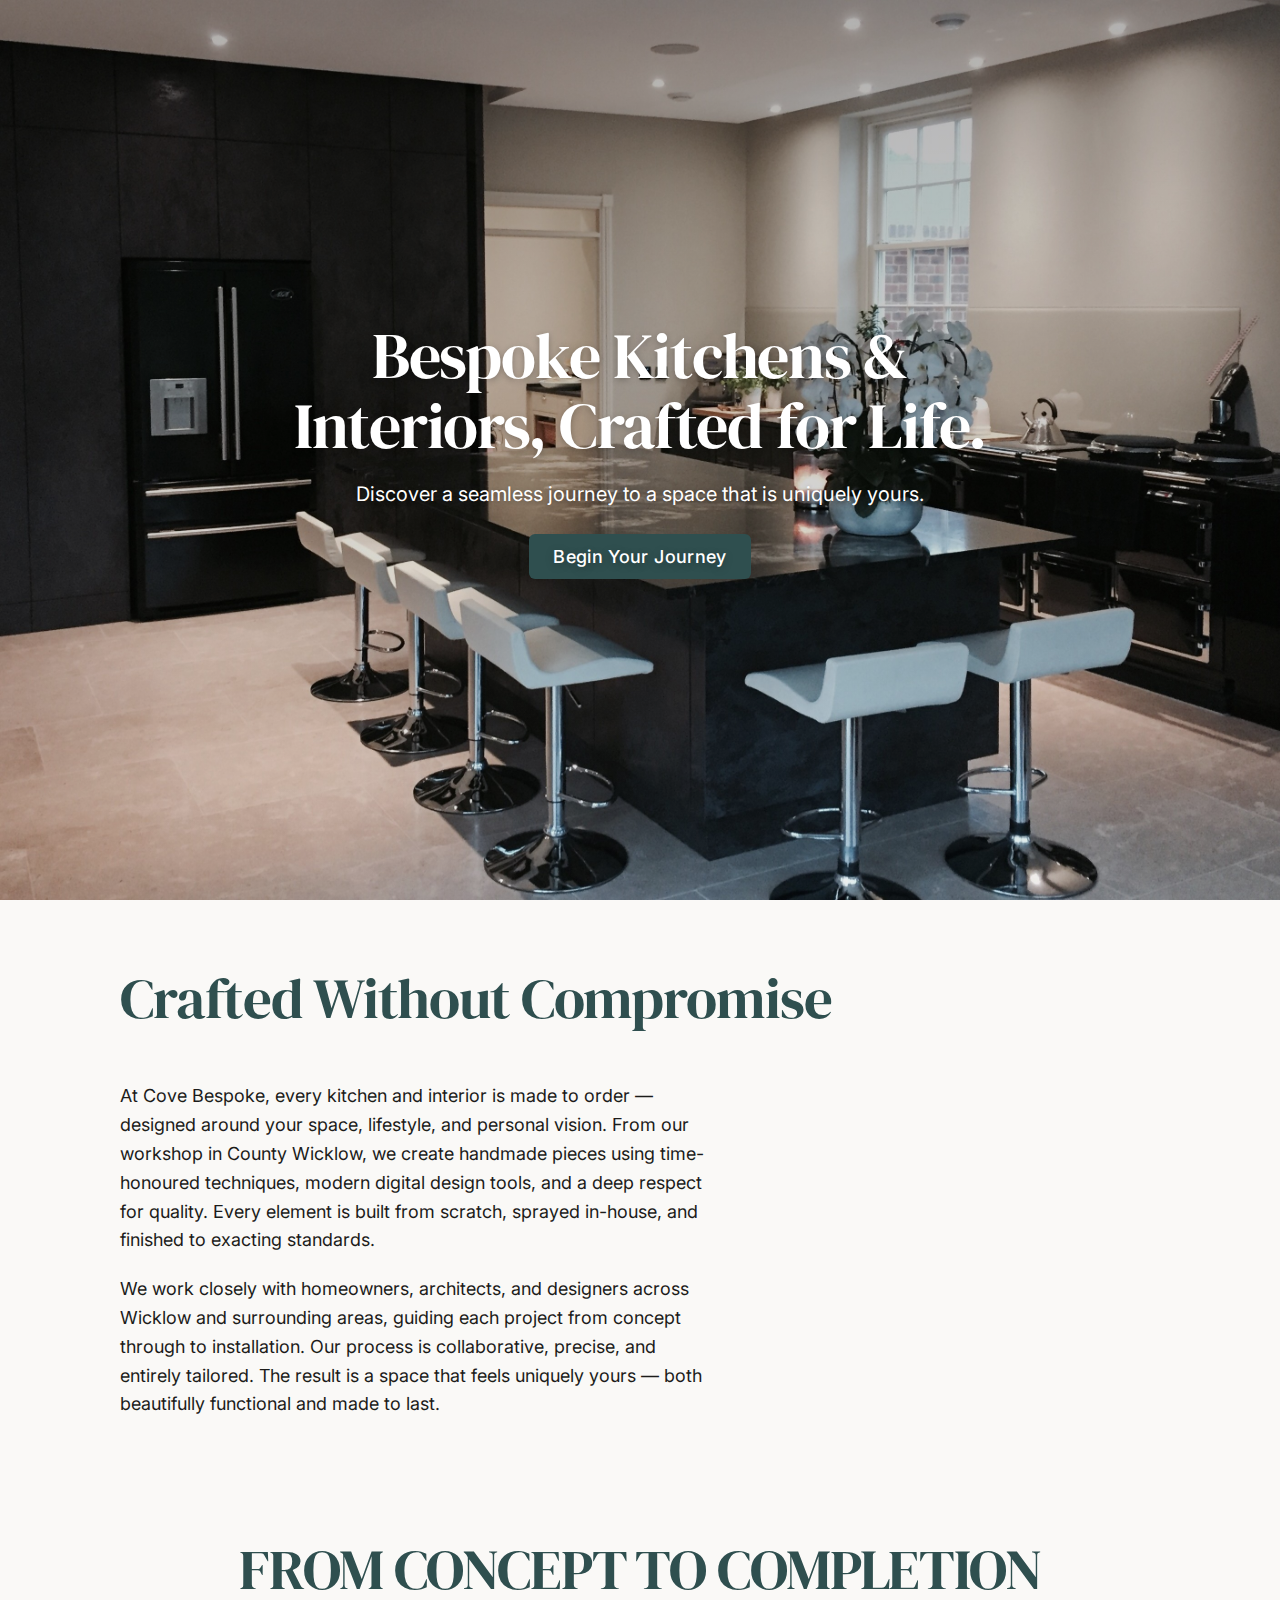
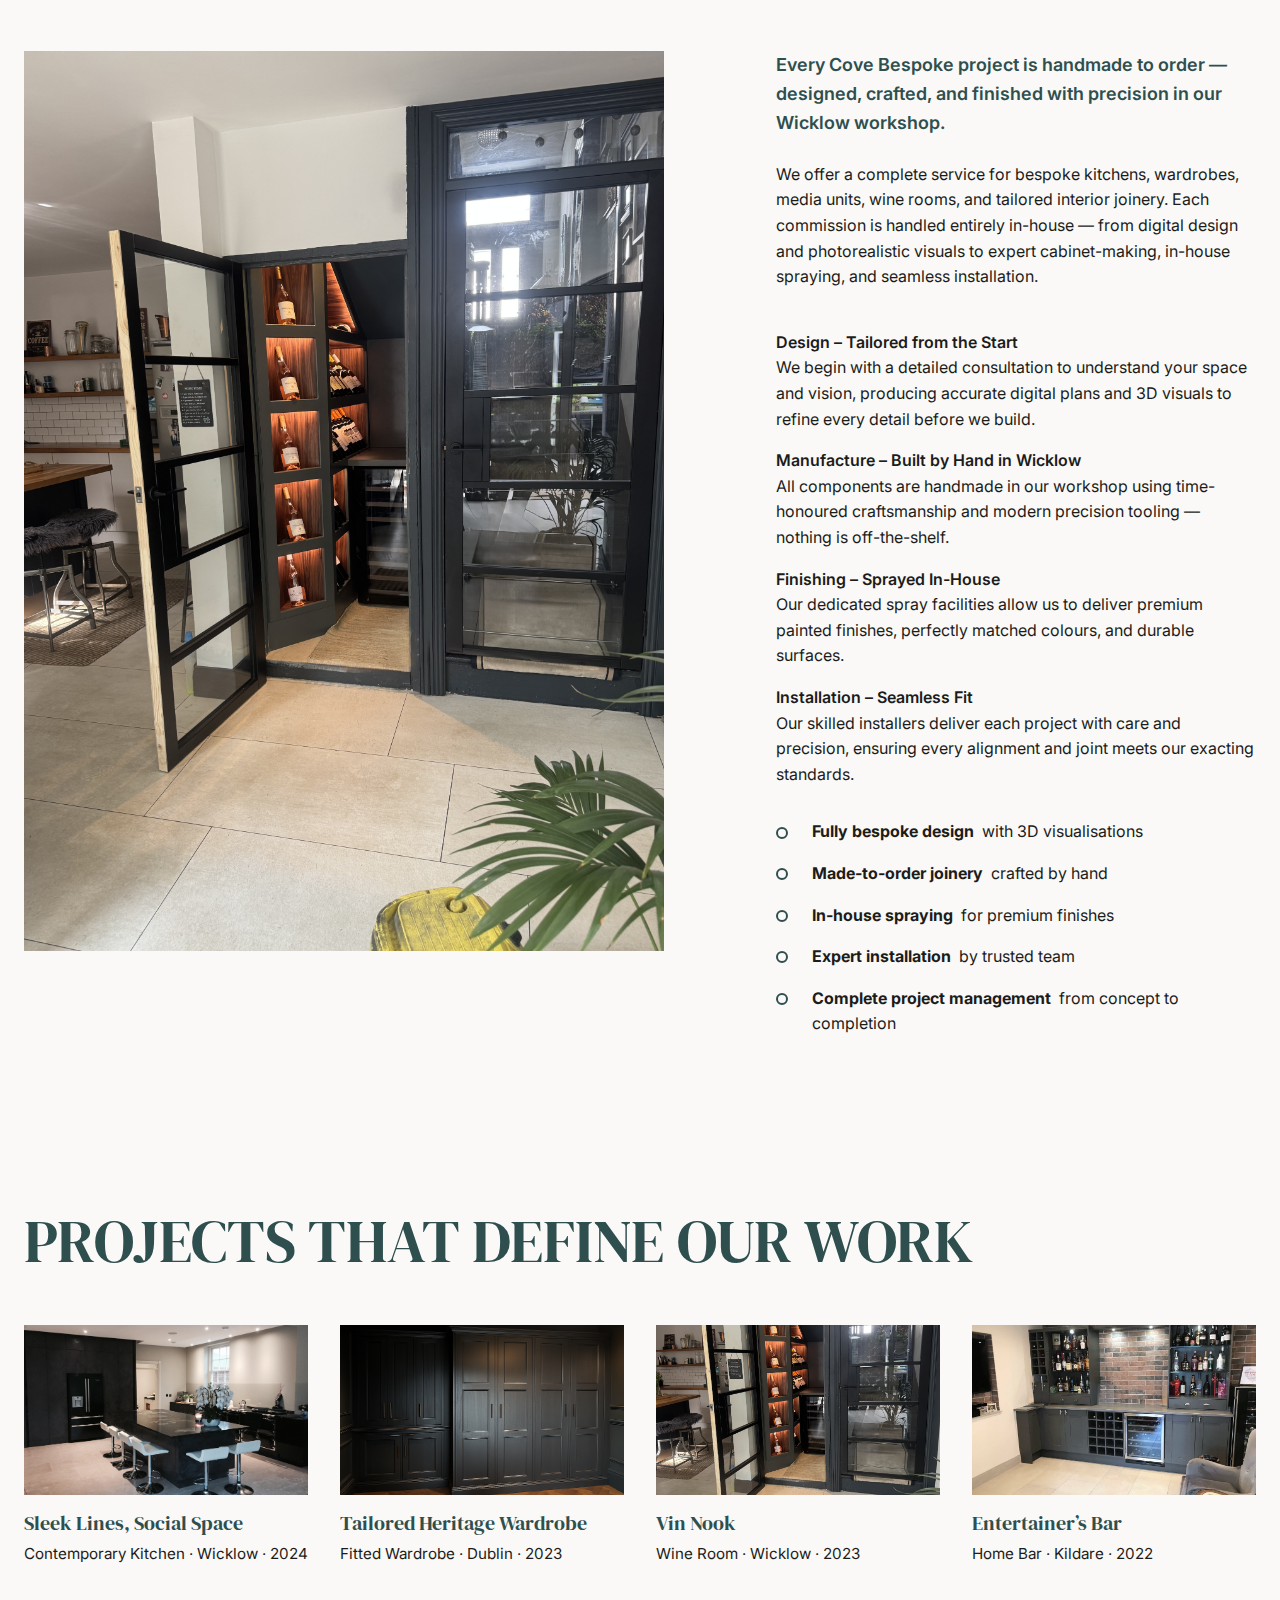
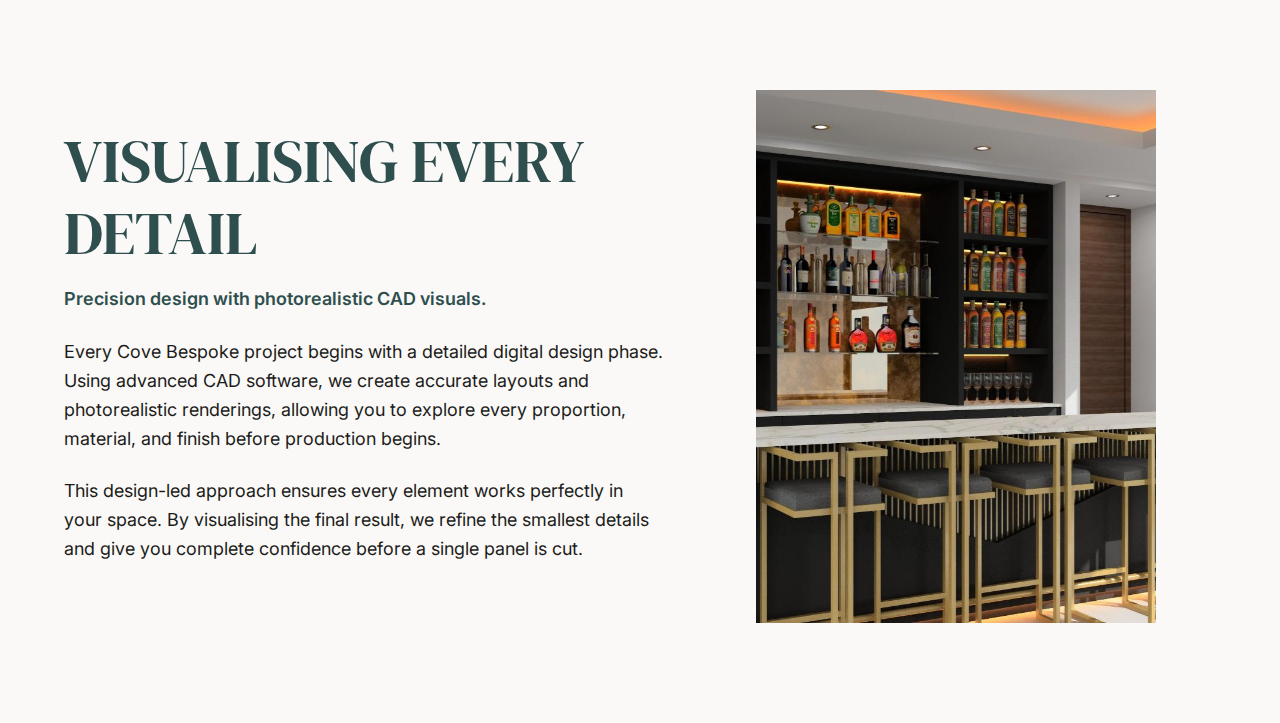
<file: index.html>
<!DOCTYPE html>
<html lang="en">
<head>
  <meta charset="utf-8">
  <meta name="viewport" content="width=device-width, initial-scale=1">
  <title>Cove Bespoke</title>
  <link rel="stylesheet" href="style/variables.css">
  <link rel="stylesheet" href="style/base.css">
  <link rel="stylesheet" href="style/layout.css">
  <link rel="stylesheet" href="style/sections.css">
  <link rel="stylesheet" href="style/components.css">
  <link rel="stylesheet" href="style/buttons.css">
  <link rel="stylesheet" href="style/forms.css">
  <link rel="stylesheet" href="style/animations.css">
  <link rel="stylesheet" href="sections/hero/style.css">
  <link rel="stylesheet" href="sections/intro-banner/style.css">
  <link rel="stylesheet" href="sections/media-left/style.css">
</head>
<body>
  <div id="header-placeholder"></div>
  <section class="hero-section">
    <img class="hero-bg" src="images/hero/kitchen.JPG" alt="" />
    <div class="hero-content">
      <h1>Bespoke Kitchens & Interiors, Crafted for Life.</h1>
      <p>Discover a seamless journey to a space that is uniquely yours.</p>
      <a href="/contact.html" class="btn btn--primary">Begin Your Journey</a>
    </div>
  </section>
  <section class="intro-banner">
    <div class="intro-banner__content">
      <h1>Crafted Without Compromise</h1>
      <div class="intro-banner__text-block">
        <p>At Cove Bespoke, every kitchen and interior is made to order — designed around your space, lifestyle, and personal vision. From our workshop in County Wicklow, we create handmade pieces using time-honoured techniques, modern digital design tools, and a deep respect for quality. Every element is built from scratch, sprayed in-house, and finished to exacting standards.</p>
        <p>We work closely with homeowners, architects, and designers across Wicklow and surrounding areas, guiding each project from concept through to installation. Our process is collaborative, precise, and entirely tailored. The result is a space that feels uniquely yours — both beautifully functional and made to last.</p>
      </div>
    </div>
  </section>
  <!-- Concept to Completion Section -->
  <section id="media-left" class="section media-left" aria-labelledby="media-left-heading">
    <h1 id="media-left-heading" class="media-left__heading ">From Concept to Completion</h1>
    <div class="media-left__wrapper">
      <figure class="media-left__image ">
        <img src="images/hero/wine-rack.jpg" alt="Bespoke joinery project" />
      </figure>
      <div class="media-left__content ">
        <p class="subheading ">Every Cove Bespoke project is handmade to order — designed, crafted, and finished with precision in our Wicklow workshop.</p>
        <p class="intro">
          We offer a complete service for bespoke kitchens, wardrobes, media units, wine rooms, and tailored interior joinery. Each commission is handled entirely in-house — from digital design and photorealistic visuals to expert cabinet-making, in-house spraying, and seamless installation.
        </p>

        <ul class="steps ">
          <li><strong>Design – Tailored from the Start</strong><br>We begin with a detailed consultation to understand your space and vision, producing accurate digital plans and 3D visuals to refine every detail before we build.</li>
          <li><strong>Manufacture – Built by Hand in Wicklow</strong><br>All components are handmade in our workshop using time-honoured craftsmanship and modern precision tooling — nothing is off-the-shelf.</li>
          <li><strong>Finishing – Sprayed In-House</strong><br>Our dedicated spray facilities allow us to deliver premium painted finishes, perfectly matched colours, and durable surfaces.</li>
          <li><strong>Installation – Seamless Fit</strong><br>Our skilled installers deliver each project with care and precision, ensuring every alignment and joint meets our exacting standards.</li>
        </ul>

        <ul class="media-left__list ">
          <li><span>Fully bespoke design</span> with 3D visualisations</li>
          <li><span>Made-to-order joinery</span> crafted by hand</li>
          <li><span>In-house spraying</span> for premium finishes</li>
          <li><span>Expert installation</span> by trusted team</li>
          <li><span>Complete project management</span> from concept to completion</li>
        </ul>
      </div>
    </div>
  </section>


  <!-- Projects Section -->
  <link rel="stylesheet" href="sections/media-scroller/style.css">

  <section class="media-scroller media-scroller--left" aria-labelledby="media-scroller-heading">
    <h2 id="media-scroller-heading" class="scroller-heading ">
      Projects That Define Our Work
    </h2>
      <div class="scroller-track ">
        <div class="scroller-item">
          <img src="images/hero/kitchen.JPG" alt="Contemporary Kitchen in Wicklow">
          <h3>Sleek Lines, Social Space</h3>
          <p>Contemporary Kitchen &middot; Wicklow &middot; 2024</p>
        </div>
        <div class="scroller-item">
          <img src="images/hero/wardrobe.png" alt="Bespoke Wardrobe in Black Oak">
          <h3>Tailored Heritage Wardrobe</h3>
          <p>Fitted Wardrobe &middot; Dublin &middot; 2023</p>
        </div>
        <div class="scroller-item">
          <img src="images/hero/wine-rack.jpg" alt="Custom Wine Room with Display Lighting">
          <h3>Vin Nook</h3>
          <p>Wine Room &middot; Wicklow &middot; 2023</p>
        </div>
        <div class="scroller-item">
          <img src="images/hero/bar.jpg" alt="Custom Home Bar in Painted Finish">
          <h3>Entertainer’s Bar</h3>
          <p>Home Bar &middot; Kildare &middot; 2022</p>
        </div>
      </div>
  </section>


  <!-- CAD Design Section -->
  <link rel="stylesheet" href="sections/media-right/style.css">

  <section class="media-right" aria-labelledby="media-right-heading">
    <div class="media-right__wrapper">
      <div class="media-right__content">
        <h2 id="media-right-heading" class="media-right__heading">
          Visualising Every Detail
        </h2>
        <p class="subheading">Precision design with photorealistic CAD visuals.</p>
        <p class="intro">
          Every Cove Bespoke project begins with a detailed digital design phase.
          Using advanced CAD software, we create accurate layouts and photorealistic
          renderings, allowing you to explore every proportion, material, and finish before production begins.
        </p>
        <p class="intro">
          This design-led approach ensures every element works perfectly in your space.
          By visualising the final result, we refine the smallest details and give you complete confidence before a single panel is cut.
        </p>
      </div>

      <figure class="media-right__image">
        <img src="images/CAD_Visual.jpg" alt="Cove Bespoke CAD design visual of a custom kitchen">
      </figure>
    </div>
  </section>




  <div id="footer-placeholder"></div>
  <script>
    function loadPartial(url, placeholderId) {
      fetch(url)
        .then(res => res.text())
        .then(html => {
          const parser = new DOMParser();
          const doc = parser.parseFromString(html, 'text/html');
          const fragment = document.createDocumentFragment();
          doc.body.childNodes.forEach(node => fragment.appendChild(node.cloneNode(true)));
          const placeholder = document.getElementById(placeholderId);
          placeholder.replaceWith(fragment);

          // Include any stylesheets from the partial's <head>
          doc.head
            .querySelectorAll('link[rel="stylesheet"], style')
            .forEach(el => {
              const clone = el.cloneNode(true);
              if (el.tagName.toLowerCase() === 'link') {
                const exists = Array.from(document.head.querySelectorAll('link'))
                  .some(l => l.href === clone.href);
                if (!exists) document.head.appendChild(clone);
              } else {
                document.head.appendChild(clone);
              }
            });

          // Re-execute any inline or external scripts
          doc.querySelectorAll('script').forEach(src => {
            const s = document.createElement('script');
            if (src.src) { s.src = src.src; } else { s.textContent = src.textContent; }
            document.body.appendChild(s);
          });
        })
        .catch(err => console.error('Failed to load', url, err));
    }
    loadPartial('header/header.html', 'header-placeholder');
    loadPartial('footer/footer.html', 'footer-placeholder');
  </script>
</body>
</html>
</file>
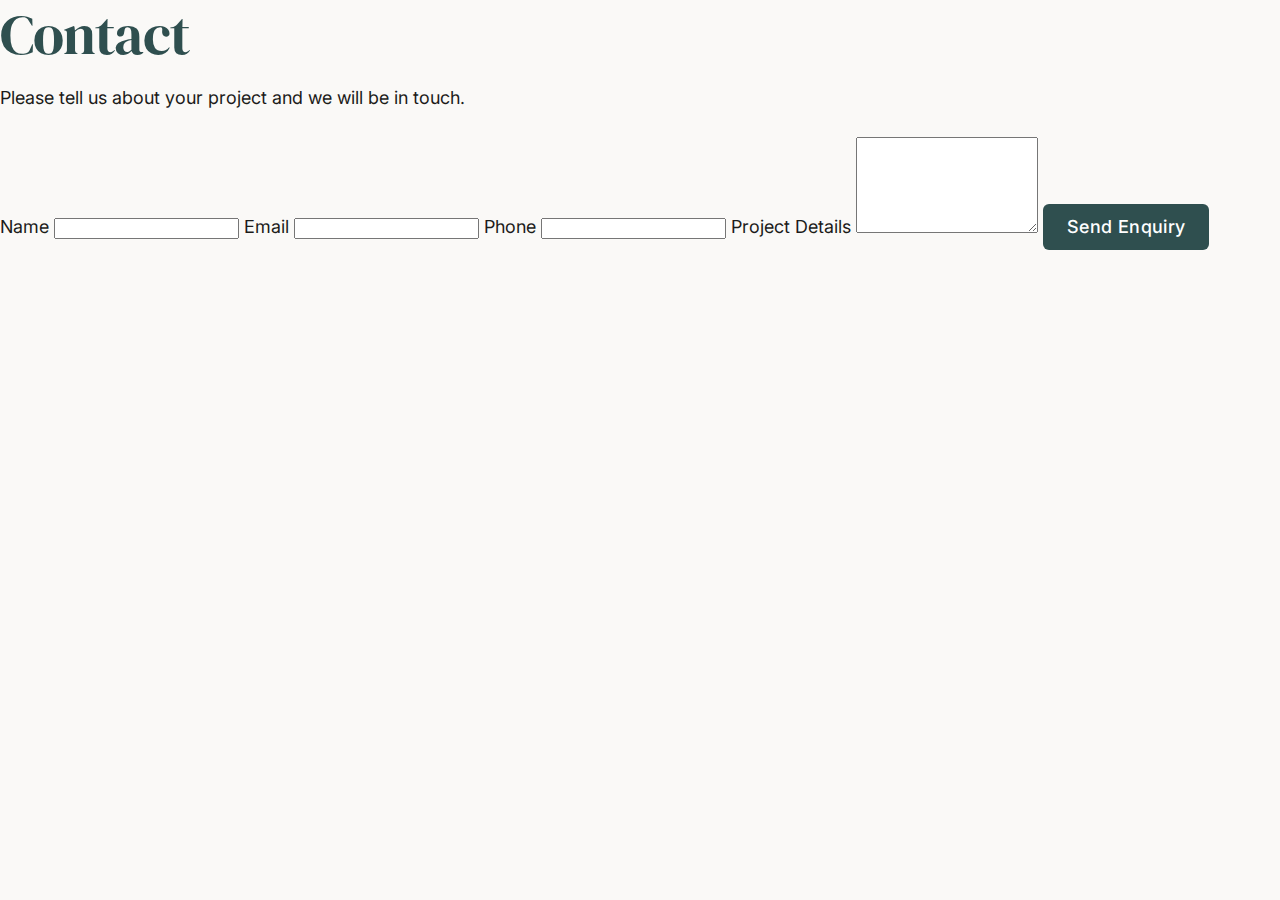
<file: contact.html>
<!DOCTYPE html>
<html lang="en">
<head>
  <meta charset="utf-8">
  <meta name="viewport" content="width=device-width, initial-scale=1">
  <title>Contact – Cove Bespoke</title>
  <link rel="stylesheet" href="style/variables.css">
  <link rel="stylesheet" href="style/base.css">
  <link rel="stylesheet" href="style/layout.css">
  <link rel="stylesheet" href="style/components.css">
  <link rel="stylesheet" href="style/buttons.css">
  <link rel="stylesheet" href="style/forms.css">
</head>
<body>
  <div id="header-placeholder"></div>

  <section class="contact-form">
    <h1>Contact</h1>
    <p>Please tell us about your project and we will be in touch.</p>
    <form>
      <label>Name
        <input type="text" name="name" required>
      </label>
      <label>Email
        <input type="email" name="email" required>
      </label>
      <label>Phone
        <input type="tel" name="phone">
      </label>
      <label>Project Details
        <textarea name="details" rows="6" required></textarea>
      </label>
      <button type="submit" class="btn btn--primary">Send Enquiry</button>
    </form>
  </section>

  <div id="footer-placeholder"></div>

  <script>
    function loadPartial(url, placeholderId) {
      fetch(url)
        .then(res => res.text())
        .then(html => {
          const parser = new DOMParser();
          const doc = parser.parseFromString(html, 'text/html');
          const fragment = document.createDocumentFragment();
          doc.body.childNodes.forEach(node => fragment.appendChild(node.cloneNode(true)));
          const placeholder = document.getElementById(placeholderId);
          placeholder.replaceWith(fragment);

          doc.head
            .querySelectorAll('link[rel="stylesheet"], style')
            .forEach(el => {
              const clone = el.cloneNode(true);
              if (el.tagName.toLowerCase() === 'link') {
                const exists = Array.from(document.head.querySelectorAll('link'))
                  .some(l => l.href === clone.href);
                if (!exists) document.head.appendChild(clone);
              } else {
                document.head.appendChild(clone);
              }
            });

          doc.querySelectorAll('script').forEach(src => {
            const s = document.createElement('script');
            if (src.src) { s.src = src.src; } else { s.textContent = src.textContent; }
            document.body.appendChild(s);
          });
        })
        .catch(err => console.error('Failed to load', url, err));
    }
    loadPartial('header/header.html', 'header-placeholder');
    loadPartial('footer/footer.html', 'footer-placeholder');
  </script>
</body>
</html>
</file>
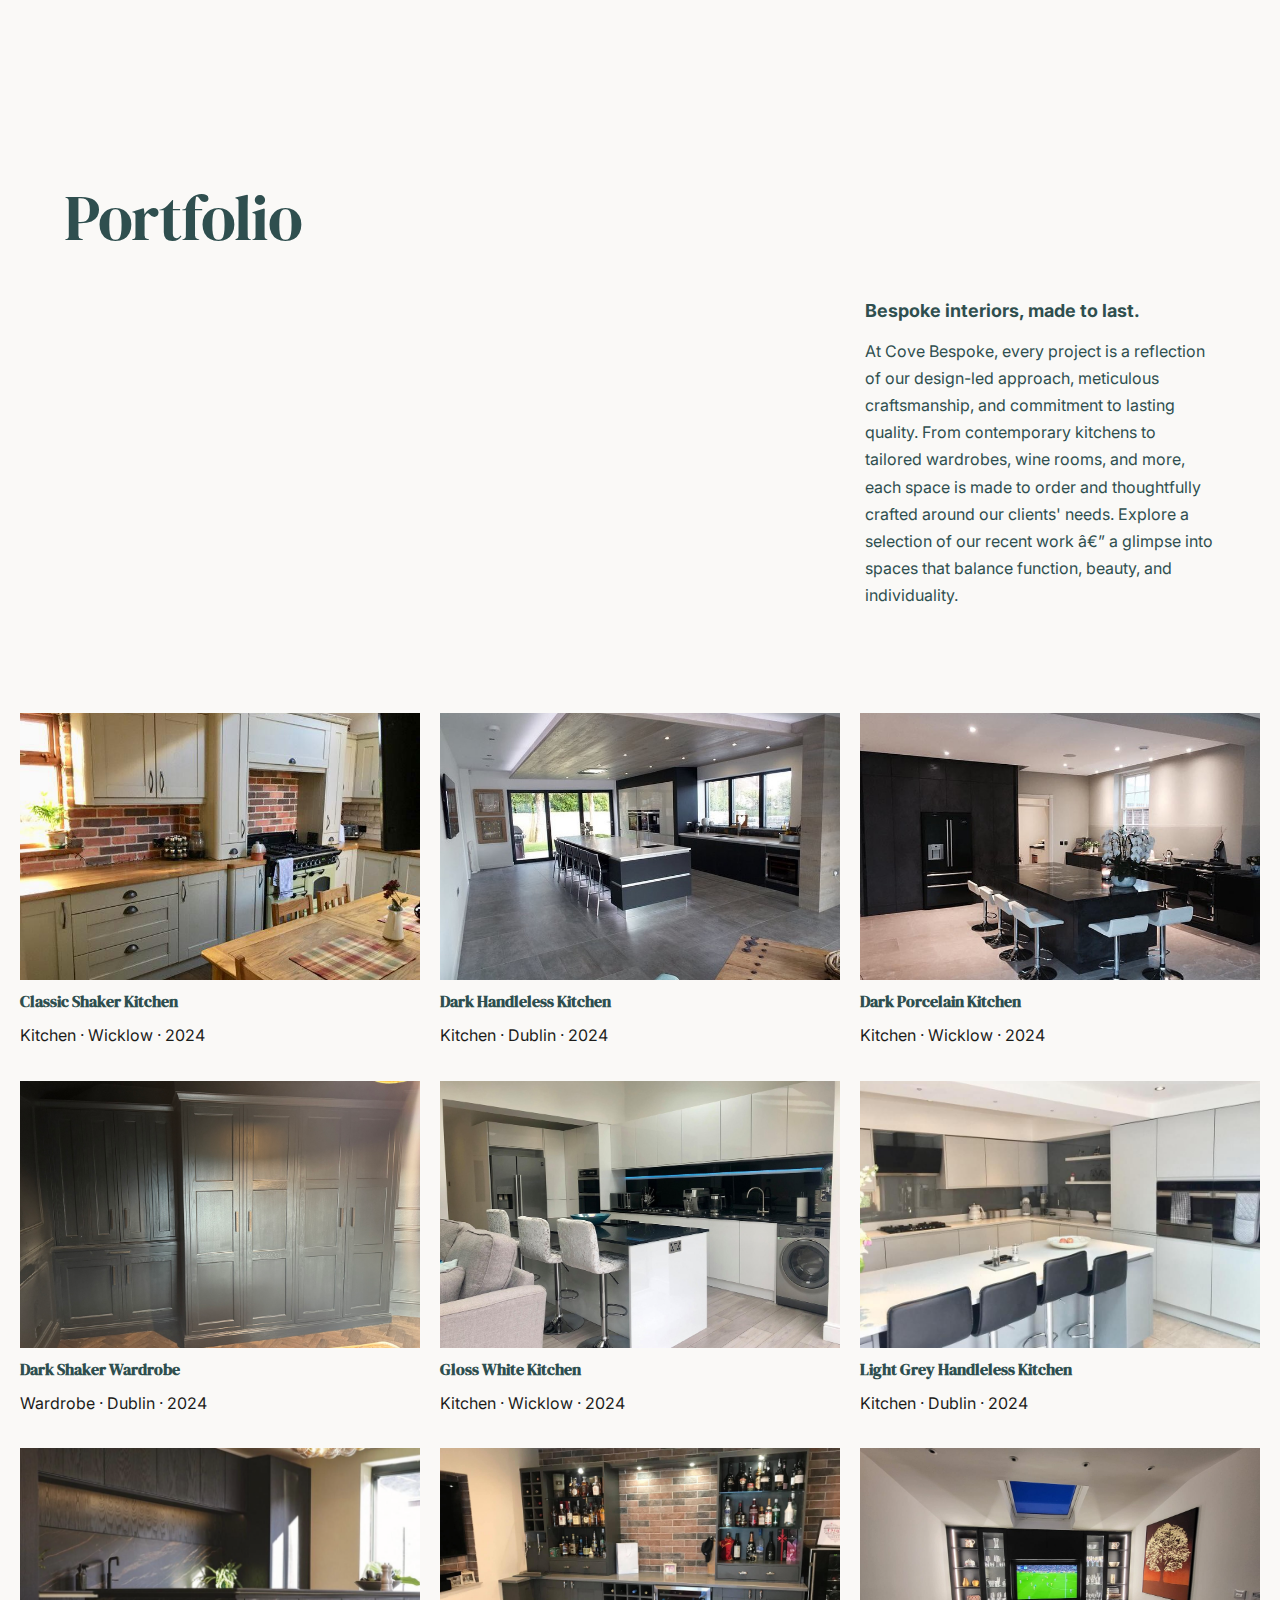
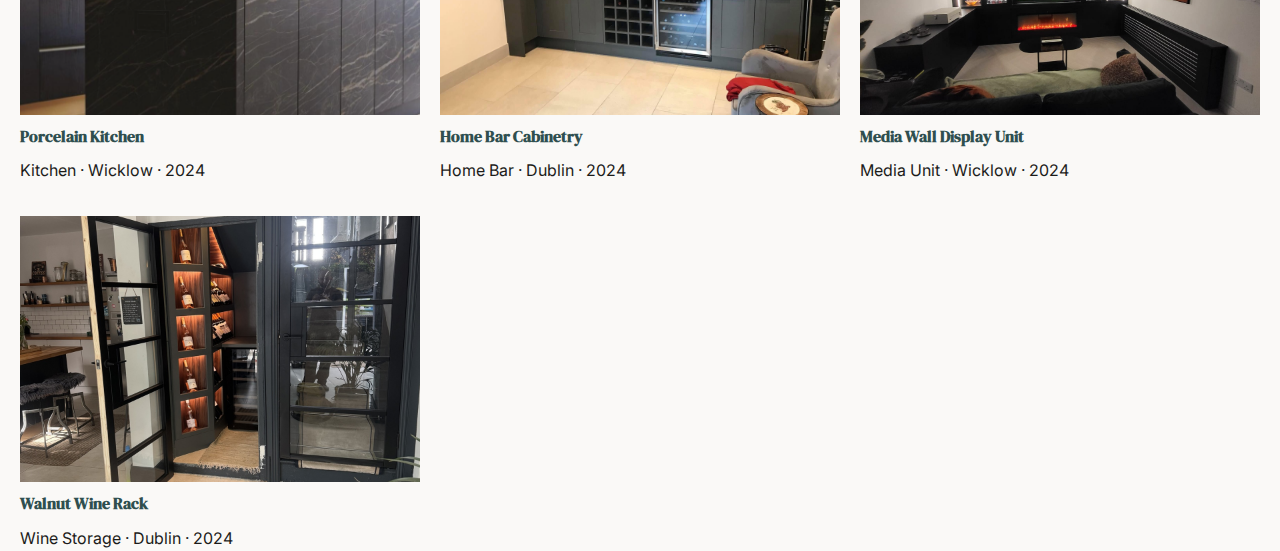
<file: portfolio.html>
﻿<!DOCTYPE html>
<html lang="en">
<head>
  <meta charset="utf-8">
  <meta name="viewport" content="width=device-width, initial-scale=1">
  <title>Portfolio â€“ Cove Bespoke</title>
  <link rel="stylesheet" href="style/variables.css">
  <link rel="stylesheet" href="style/base.css">
  <link rel="stylesheet" href="style/layout.css">
  <link rel="stylesheet" href="style/sections.css">
  <link rel="stylesheet" href="style/components.css">
  <link rel="stylesheet" href="style/buttons.css">
  <link rel="stylesheet" href="style/forms.css">
  <link rel="stylesheet" href="style/animations.css">
  <link rel="stylesheet" href="sections/page-title/style.css">
  <link rel="stylesheet" href="sections/card-grid/style.css">
</head>
<body>
  <div id="header-placeholder"></div>

  <section class="page-title" aria-labelledby="page-h1">
    <h1 id="page-h1" class="page-title__heading fade-in">Portfolio</h1>

    <div class="page-title-text fade-in">
      <!-- Sub-title -->
      <p class="sub">
        Bespoke interiors, made to last.
      </p>

      <!-- Intro -->
      <p class="intro">
        At Cove Bespoke, every project is a reflection of our design-led approach, meticulous craftsmanship, and commitment to lasting quality. From contemporary kitchens to tailored wardrobes, wine rooms, and more, each space is made to order and thoughtfully crafted around our clients' needs. Explore a selection of our recent work â€” a glimpse into spaces that balance function, beauty, and individuality.
      </p>
    </div>
  </section>

  <section class="card-grid">
    <div class="card fade-in">
      <figure class="card__img">
        <img src="images/projects/classic-shaker-kitchen/cover.JPG" alt="Classic Shaker Kitchen" loading="lazy">
      </figure>
      <h3 class="card__title">Classic Shaker Kitchen</h3>
      <p class="card__meta">Kitchen &middot; Wicklow &middot; 2024</p>
    </div>
    <div class="card fade-in">
      <figure class="card__img">
        <img src="images/projects/dark-handleless-kitchen/cover.JPG" alt="Dark Handleless Kitchen" loading="lazy">
      </figure>
      <h3 class="card__title">Dark Handleless Kitchen</h3>
      <p class="card__meta">Kitchen &middot; Dublin &middot; 2024</p>
    </div>
    <div class="card fade-in">
      <figure class="card__img">
        <img src="images/projects/dark-porcelain-kitchen/cover.JPG" alt="Dark Porcelain Kitchen" loading="lazy">
      </figure>
      <h3 class="card__title">Dark Porcelain Kitchen</h3>
      <p class="card__meta">Kitchen &middot; Wicklow &middot; 2024</p>
    </div>
    <div class="card fade-in">
      <figure class="card__img">
        <img src="images/projects/dark-shaker-wardrobe/cover.JPG" alt="Dark Shaker Wardrobe" loading="lazy">
      </figure>
      <h3 class="card__title">Dark Shaker Wardrobe</h3>
      <p class="card__meta">Wardrobe &middot; Dublin &middot; 2024</p>
    </div>
    <div class="card fade-in">
      <figure class="card__img">
        <img src="images/projects/gloss-white-kitchen/cover.JPG" alt="Gloss White Kitchen" loading="lazy">
      </figure>
      <h3 class="card__title">Gloss White Kitchen</h3>
      <p class="card__meta">Kitchen &middot; Wicklow &middot; 2024</p>
    </div>
    <div class="card fade-in">
      <figure class="card__img">
        <img src="images/projects/light-grey-handleless-kitchen/cover.JPG" alt="Light Grey Handleless Kitchen" loading="lazy">
      </figure>
      <h3 class="card__title">Light Grey Handleless Kitchen</h3>
      <p class="card__meta">Kitchen &middot; Dublin &middot; 2024</p>
    </div>
    <div class="card fade-in">
      <figure class="card__img">
        <img src="images/projects/porcelain-kitchen/cover.PNG" alt="Porcelain Kitchen" loading="lazy">
      </figure>
      <h3 class="card__title">Porcelain Kitchen</h3>
      <p class="card__meta">Kitchen &middot; Wicklow &middot; 2024</p>
    </div>
    <div class="card fade-in">
      <figure class="card__img">
        <img src="images/projects/home-bar-cabinetry/cover.jpg" alt="Home Bar Cabinetry" loading="lazy">
      </figure>
      <h3 class="card__title">Home Bar Cabinetry</h3>
      <p class="card__meta">Home Bar &middot; Dublin &middot; 2024</p>
    </div>
    <div class="card fade-in">
      <figure class="card__img">
        <img src="images/projects/media-wall-display-unit/cover.JPG" alt="Media Wall Display Unit" loading="lazy">
      </figure>
      <h3 class="card__title">Media Wall Display Unit</h3>
      <p class="card__meta">Media Unit &middot; Wicklow &middot; 2024</p>
    </div>
    <div class="card fade-in">
      <figure class="card__img">
        <img src="images/projects/walnut-winerack/cover.jpg" alt="Walnut Wine Rack" loading="lazy">
      </figure>
      <h3 class="card__title">Walnut Wine Rack</h3>
      <p class="card__meta">Wine Storage &middot; Dublin &middot; 2024</p>
    </div>
  </section>

  <div id="footer-placeholder"></div>

  <script src="sections/card-grid/script.js"></script>
  <script>
    function loadPartial(url, placeholderId) {
      fetch(url)
        .then(res => res.text())
        .then(html => {
          const parser = new DOMParser();
          const doc = parser.parseFromString(html, 'text/html');
          const fragment = document.createDocumentFragment();
          doc.body.childNodes.forEach(node => fragment.appendChild(node.cloneNode(true)));
          const placeholder = document.getElementById(placeholderId);
          placeholder.replaceWith(fragment);

          doc.head
            .querySelectorAll('link[rel="stylesheet"], style')
            .forEach(el => {
              const clone = el.cloneNode(true);
              if (el.tagName.toLowerCase() === 'link') {
                const exists = Array.from(document.head.querySelectorAll('link')).some(l => l.href === clone.href);
                if (!exists) document.head.appendChild(clone);
              } else {
                document.head.appendChild(clone);
              }
            });

          doc.querySelectorAll('script').forEach(src => {
            const s = document.createElement('script');
            if (src.src) { s.src = src.src; } else { s.textContent = src.textContent; }
            document.body.appendChild(s);
          });
        })
        .catch(err => console.error('Failed to load', url, err));
    }
    loadPartial('header/header.html', 'header-placeholder');
    loadPartial('footer/footer.html', 'footer-placeholder');
  </script>
</body>
</html>
</file>
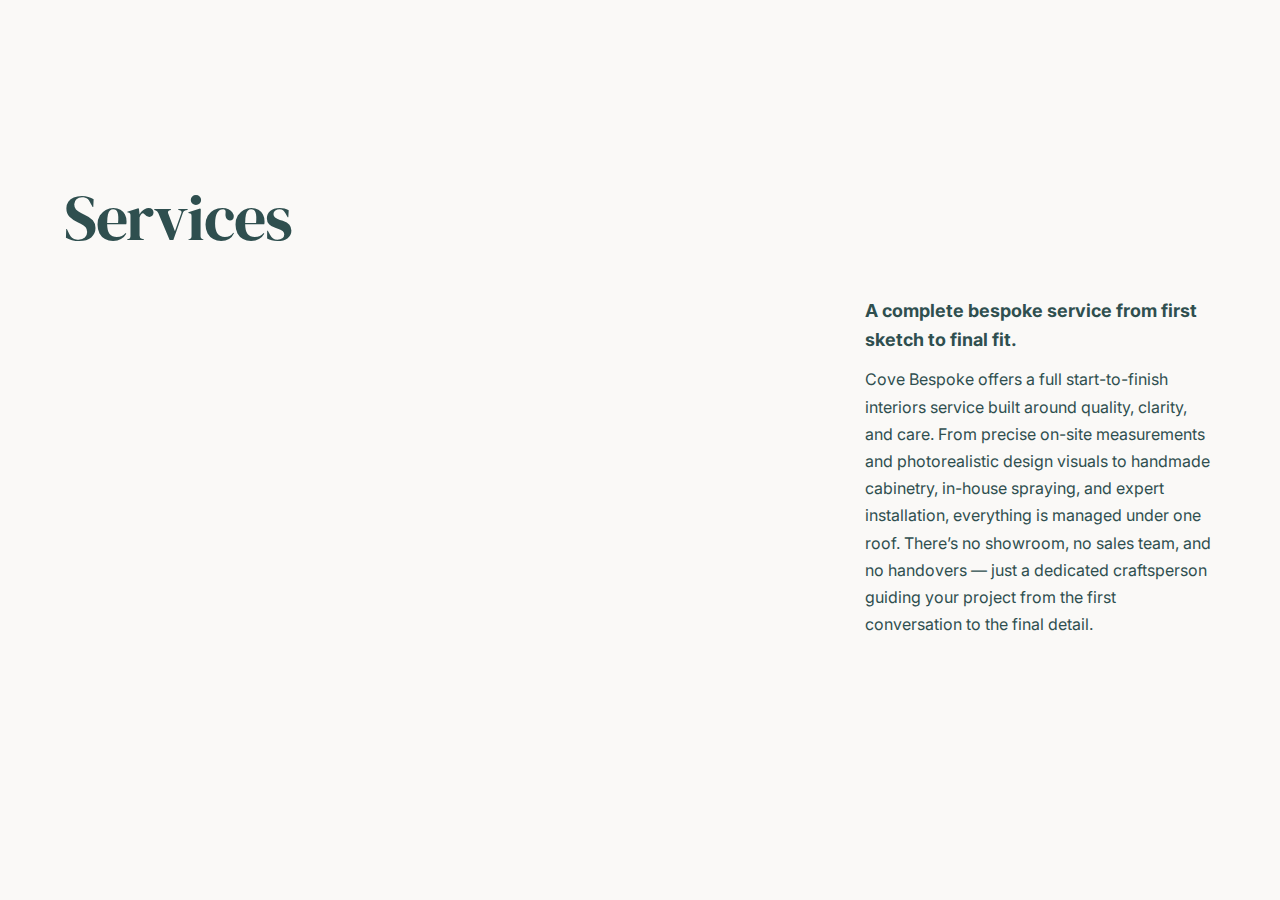
<file: services.html>
<!DOCTYPE html>
<html lang="en">
<head>
  <meta charset="utf-8">
  <meta name="viewport" content="width=device-width, initial-scale=1">
  <title>Services – Cove Bespoke</title>
  <link rel="stylesheet" href="style/variables.css">
  <link rel="stylesheet" href="style/base.css">
  <link rel="stylesheet" href="style/layout.css">
  <link rel="stylesheet" href="style/sections.css">
  <link rel="stylesheet" href="style/components.css">
  <link rel="stylesheet" href="style/buttons.css">
  <link rel="stylesheet" href="style/forms.css">
  <link rel="stylesheet" href="sections/page-title/style.css">
</head>
<body>
  <div id="header-placeholder"></div>

  <section class="page-title fade-in" aria-labelledby="page-h1">
    <h1 id="page-h1" class="page-title__heading">Services</h1>

    <div class="page-title-text">
      <p class="sub">
        A complete bespoke service from first sketch to final fit.
      </p>

      <p class="intro">
        Cove Bespoke offers a full start-to-finish interiors service built around quality, clarity, and care. From precise on-site measurements and photorealistic design visuals to handmade cabinetry, in-house spraying, and expert installation, everything is managed under one roof. There’s no showroom, no sales team, and no handovers — just a dedicated craftsperson guiding your project from the first conversation to the final detail.
      </p>
    </div>
  </section>

  <div id="footer-placeholder"></div>

  <script>
    function loadPartial(url, placeholderId) {
      fetch(url)
        .then(res => res.text())
        .then(html => {
          const parser = new DOMParser();
          const doc = parser.parseFromString(html, 'text/html');
          const fragment = document.createDocumentFragment();
          doc.body.childNodes.forEach(node => fragment.appendChild(node.cloneNode(true)));
          const placeholder = document.getElementById(placeholderId);
          placeholder.replaceWith(fragment);

          doc.head
            .querySelectorAll('link[rel="stylesheet"], style')
            .forEach(el => {
              const clone = el.cloneNode(true);
              if (el.tagName.toLowerCase() === 'link') {
                const exists = Array.from(document.head.querySelectorAll('link')).some(l => l.href === clone.href);
                if (!exists) document.head.appendChild(clone);
              } else {
                document.head.appendChild(clone);
              }
            });

          doc.querySelectorAll('script').forEach(src => {
            const s = document.createElement('script');
            if (src.src) { s.src = src.src; } else { s.textContent = src.textContent; }
            document.body.appendChild(s);
          });
        })
        .catch(err => console.error('Failed to load', url, err));
    }
    loadPartial('header/header.html', 'header-placeholder');
    loadPartial('footer/footer.html', 'footer-placeholder');
  </script>
</body>
</html>
</file>
<file: style/variables.css>
/*------------------------------------------------------------
  Global colour variables
  --------------------------------------------------------- */
:root {
  /* Section accent and text colours */
  --color-blue: var(--c-accent); /* deep green accent */
  --color-text: var(--c-text);

  /* Utility colours */
  --color-white: var(--c-surface);
  --color-black: var(--c-text);
}

/* Ready */
</file>
<file: style/base.css>
/* ===========================================================
   Cove Bespoke – Base Stylesheet (colours & typography only)
   -----------------------------------------------------------
   ▸ Two‑font system: DM Serif Display (headings) & Inter (body)
   ▸ Neutral ivory / charcoal palette with deep‑green accent
   ▸ Fluid clamp‑based type‑scale & 8pt spacing grid
   ▸ No layout, components or animation helpers – those live in dedicated files
   =========================================================== */

/* Google Font imports */
@import url('https://fonts.googleapis.com/css2?family=DM+Serif+Display:ital,wght@0,400;1,400&family=Inter:wght@300;400;500;600&display=swap');

/* -----------------------------------------------------------
   Root variables
   -------------------------------------------------------- */
:root {
  /* Palette */
  --c-bg:             #FAF9F7;  /* ivory background */
  --c-surface:        #FFFFFF;  /* pure‑white surfaces */
  --c-text:           #1C1C1A;  /* near‑black charcoal */
  --c-muted:          #67675F;  /* muted grey */
  --c-accent:         #2F4F4F;  /* deep, desaturated green */
  --c-accent-light:   #425F5F;  /* lighter accent for hovers */

  /* Fonts */
  --font-serif: 'DM Serif Display', serif;
  --font-sans:  'Inter', -apple-system, BlinkMacSystemFont, 'Segoe UI', Helvetica, Arial, sans-serif;
  --font-heading: var(--font-serif);
  --font-body:    var(--font-sans);

  /* Fluid type‑scale (mobile‑first → desktop) */
  --fs-400:  clamp(1rem, 0.95rem + 0.25vw, 1.125rem); /* body */
  --fs-500:  clamp(1.125rem, 1.05rem + 0.35vw, 1.25rem);
  --fs-600:  clamp(1.25rem, 1.15rem + 0.45vw, 1.5rem);
  --fs-700:  clamp(1.5rem, 1.35rem + 0.6vw, 1.875rem);
  --fs-800:  clamp(2rem, 1.8rem + 0.8vw, 2.5rem);
  --fs-900:  clamp(2.5rem, 2.2rem + 1vw, 3.25rem);
  --fs-1000: clamp(3rem, 2.6rem + 1.2vw, 4rem); /* hero */

  /* Line‑height */
  --lh-body:    1.6;
  --lh-heading: 1.2;

  /* 8‑pt spacing scale (multiples of 4px) */
  --space-1: 0.25rem;
  --space-2: 0.5rem;
  --space-3: 0.75rem;
  --space-4: 1rem;
  --space-5: 1.5rem;
  --space-6: 2rem;
  --space-7: 3rem;
  --space-8: 4rem;

  /* Aliases for component spacing scale */
  --space-200: var(--space-2);
  --space-300: var(--space-3);
  --space-500: var(--space-5);

  /* Radius */
  --radius-soft: 0.5rem;
  --radius-md: 0.5rem;

  color-scheme: light;
}

/* -----------------------------------------------------------
   Global resets
   -------------------------------------------------------- */
*,*::before,*::after{box-sizing:border-box;}
html{scroll-behavior:smooth;}
body{
  margin:0;
  font-family:var(--font-sans);
  font-size:var(--fs-400);
  line-height:var(--lh-body);
  background-color:var(--c-bg);
  color:var(--c-text);
  -webkit-font-smoothing:antialiased;
  text-rendering:optimizeLegibility;
}

/* Ensure images never exceed their container */
img{
  max-width:100%;
  height:auto;
  display:block;
}

/* -----------------------------------------------------------
   Typography hierarchy
   -------------------------------------------------------- */
h1,h2,h3,h4,h5,h6{
  font-family:var(--font-serif);
  font-weight:400;
  line-height:var(--lh-heading);
  margin:0 0 var(--space-4) 0;
  color:var(--c-text);
}
h1{color:var(--c-accent);font-size:var(--fs-1000);letter-spacing:-0.02em;}
h2{font-size:var(--fs-900);}
h3{font-size:var(--fs-800);}
h4{font-size:var(--fs-700);}
h5{font-size:var(--fs-600);}
h6{font-size:var(--fs-500);font-family:var(--font-sans);text-transform:uppercase;letter-spacing:0.05em;}

p{margin:0 0 var(--space-5) 0;}

/* Links */
a{
  color:var(--c-accent);
  text-decoration:none;
  transition:color 0.25s ease;
}
a:hover,a:focus{
  color:var(--c-accent-light);
  text-decoration:underline;}

/* Inline text helpers */
strong,b{font-weight:600;}
small{font-size:0.875em;}
.text-center{text-align:center;}
.text-muted{color:var(--c-muted);}

/* Reduced‑motion helpers */
@media (prefers-reduced-motion: reduce) {
  *{animation-duration:0.01ms!important;animation-iteration-count:1!important;transition-duration:0.01ms!important;scroll-behavior:auto!important;}
}
/* Ready */
</file>
<file: style/layout.css>
/* Ready */
</file>
<file: style/sections.css>
/* Ready */
</file>
<file: style/components.css>
/* Ready */
</file>
<file: style/buttons.css>
/* ==========================================================
   Cove Bespoke – Buttons Stylesheet
   ----------------------------------------------------------
   Uses:
   - DM Serif Display for headings
   - Inter for buttons/text
   - Colour and spacing variables from base.css
   ---------------------------------------------------------- */

/* Base Button */
.btn {
  display: inline-flex;
  align-items: center;
  justify-content: center;
  gap: var(--space-200);
  font-family: var(--font-sans);
  font-size: var(--fs-400);
  line-height: 1.2;
  letter-spacing: 0.02em;
  font-weight: 500;
  text-decoration: none;
  cursor: pointer;
  border: none;
  border-radius: 6px;
  padding: 0.75rem 1.5rem;
  transition: background 0.3s ease, color 0.3s ease, transform 0.2s ease;
}

/* Primary Button */
.btn--primary {
  background: var(--c-accent);
  color: var(--c-surface);
}

.btn--primary:hover,
.btn--primary:focus {
  background: var(--c-accent-light);
  transform: translateY(-2px);
}

/* Secondary Button */
.btn--secondary {
  background: transparent;
  color: var(--c-text);
  border: 1px solid var(--c-text);
}

.btn--secondary:hover,
.btn--secondary:focus {
  background: var(--c-text);
  color: var(--c-surface);
}

/* Ghost Button */
.btn--ghost {
  background: transparent;
  color: var(--c-text);
}

.btn--ghost:hover,
.btn--ghost:focus {
  color: var(--c-accent);
}

/* Disabled State */
.btn[disabled],
.btn.is-disabled {
  opacity: 0.4;
  pointer-events: none;
}

/* Optional icon spacing utility */
.btn--icon-left > svg,
.btn--icon-right > svg {
  width: 1em;
  height: 1em;
}

.btn--icon-left > svg {
  margin-right: var(--space-200);
}

.btn--icon-right > svg {
  margin-left: var(--space-200);
}
</file>
<file: style/forms.css>
/* Ready */
</file>
<file: style/animations.css>
/* Ready */
</file>
<file: sections/hero/style.css>
.hero-section {
  position: relative;
  color: var(--c-surface);
  min-height: 100vh;
  min-height: 100dvh;
  display: flex;
  align-items: center;
  justify-content: center;
  text-align: center;
  /* use base spacing variables for consistent vertical rhythm */
  padding: var(--space-7) var(--space-4);
  overflow: hidden;
}

.hero-section img.hero-bg {
  position: absolute;
  inset: 0;
  width: 100%;
  height: 100%;
  object-fit: cover;
  z-index: -1;
}

.hero-section::before {
  content: "";
  position: absolute;
  inset: 0;
  /* slightly stronger gradient for readability */
  background: linear-gradient(
      rgba(0, 0, 0, 0.3),
      rgba(0, 0, 0, 0.05)
  );
}

.hero-content {
  position: relative;
  max-width: 800px;
  z-index: 1;
  color: var(--c-surface);
}

.hero-content h1 {
  font-family: var(--font-serif);
  font-size: clamp(2rem, 5vw, 4rem);
  line-height: 1.1;
  margin-bottom: var(--space-4);
  color: #fff;
  text-shadow: 0 2px 6px rgba(0, 0, 0, 0.25);
}

.hero-content p {
  font-family: var(--font-sans);
  font-size: clamp(1rem, 2.5vw, 1.25rem);
  margin-bottom: var(--space-5);
  color: #fff;
  text-shadow: 0 1px 4px rgba(0, 0, 0, 0.3);
}

.hero-content a {
  text-shadow: 0 2px 8px rgba(0, 0, 0, 0.25);
}

@media (max-width: 768px) {
  .hero-section {
    padding: var(--space-6) var(--space-3);
    min-height: 80vh;
    min-height: 80dvh;
  }
}
</file>
<file: sections/intro-banner/style.css>
.intro-banner {
  padding: 0 20px;
}

.intro-banner__content {
  max-width: 1600px;
  margin: 0 auto;
  padding: 0 100px;
  text-align: center;
  display: flex;
  flex-direction: column;
  align-items: flex-start;
}

.intro-banner__content h1 {
  margin-top: 5vw;
  margin-bottom: 50px;
  font-family: var(--font-serif);
  font-size: var(--fs-1000);
  font-weight: 400;
  text-align: center;
}

.intro-banner__text-block {
  max-width: 600px;
  margin: 0 auto 0 0;
  text-align: left;
}

.intro-banner__text-block p,
.intro-banner__text-block a {
  display: block;
  margin-bottom: 20px;
}

.intro-banner__text-block a.btn {
  width: fit-content;
  white-space: nowrap;
}

@media (max-width: 768px) {
  .intro-banner__content {
    padding: 0 20px;
    align-items: center;
  }

  .intro-banner__text-block {
    margin: 0 auto;
    text-align: center;
  }

  .intro-banner__text-block a.btn {
    margin: 0 auto;
    justify-content: center;
  }
}
</file>
<file: sections/media-left/style.css>
/* === MOBILE-FIRST STYLES: MEDIA-LEFT SECTION ================ */

/* Wrapper section layout */
.media-left {
  display: flex;
  flex-direction: column;           /* heading → image → text */
}

/* Heading (mobile) */
.media-left__heading {
  font-family: var(--font-serif);
  font-weight: 400;
  font-size: var(--fs-1000);
  color: var(--color-blue);
  text-transform: uppercase;
  margin: 2rem 1.5rem;
}

/* --- Order & spacing -------------------------------------- */
.media-left__wrapper {
  display: flex;
  flex-direction: column;           /* image first, text below */
  gap: 2rem;                        /* space between image and copy */
}

/* Image block */
.media-left__image {
  margin: 0 1.5rem;                 /* white space left / right */
  max-height: 75vh;                 /* keep image reasonable */
  overflow: hidden;
}
.media-left__image img {
  width: 100%;
  height: 100%;
  object-fit: cover;
  object-position: center;
}

/* Text content */
.media-left__content {
  margin: 0 1.5rem 3rem;
  font-size: 1rem;
  line-height: 1.6;
}

.steps {
  list-style: none;
  padding: 0;
}
.steps li {
  margin-bottom: 1rem;
}

.subheading {
  font-weight: 600;
  font-size: 1.125rem;
  margin-bottom: 1.25rem;
  color: var(--color-blue);
}

.media-left__image iframe {
  width: 100%;
  height: 400px;       /* forces iframe to 600px while leaving other images unaffected */
  display: block;
}


/* ---------- Tablet (768 – 1023 px) ---------- */
@media (min-width: 768px) and (max-width: 1023px) {
  .media-left__heading {
    font-size: var(--fs-1000);
    margin: 4rem 2rem 2.5rem;
  }

  .media-left__content {
    display: flex;
    flex-direction: column;
    justify-content: flex-end;          /* anchor low */
    padding: 0 2rem 8vh;                /* bottom offset */
    max-width: 700px;
    margin: 0 auto;
  }

  .media-left__image {
    flex: 0 0 45%;
    margin: 0;
    max-height: 60vh;
  }
}

/* ------------- DESKTOP (≥ 1024 px) --------------------- */
@media (min-width: 1024px) {
  .media-left__wrapper {
    flex-direction: row;
    align-items: stretch;
    gap: 0;
  }

  .media-left__image {
    flex: 0 0 50%;
    max-width: 50%;
    max-height: 100vh;
  }

  .media-left__image img {
    width: 100%;
    height: 100%;
    object-fit: cover;
    object-position: center;
  }

  .media-left__content {
    flex: 0 0 50%;
    max-width: 800px;
    display: flex;
    flex-direction: column;
    justify-content: center;
    padding: 0 6rem 0 4rem;            /* left 4 rem, right 6 rem */
  }

  .media-left__heading {
    font-size: var(--fs-1000);
    margin: 6rem 0 3rem;
    text-align: center;
  }

  /* push text toward bottom third */
  .media-left__content {
    justify-content: flex-end;
    padding-bottom: 8vh;
  }

  .media-left__image iframe {
    width: 100%;
    height: 100%;       /* forces iframe to 600px while leaving other images unaffected */
    display: block;
  }
}

/* ---------- Mobile: force text above image --------------- */
@media (max-width: 767px) {
  .media-left__image   { order: 2; }   /* show after content */
  .media-left__content { order: 1; }   /* show before image  */
}

/* === Bullet list styling ================================ */
.media-left__list {
  list-style: none;
  margin: 0;
  padding: 0;
}

.media-left__list li {
  position: relative;
  padding-left: 2.25rem;
  margin-bottom: 1rem;
  line-height: 1.6;
}

.media-left__list li::before {
  content: "";
  position: absolute;
  left: 0;
  top: 0.45em;
  width: 0.75rem;
  height: 0.75rem;
  border: 2px solid var(--color-blue);
  border-radius: 50%;
  box-sizing: border-box;
}

.media-left__list li span {
  font-weight: 700;
  margin-right: 0.25rem;
}
</file>
<file: sections/media-scroller/style.css>
/* === MOBILE-FIRST STYLES: MEDIA-SCROLLER =================== */

/* Heading */
.media-scroller .scroller-heading {
  font-family: var(--font-heading);
  font-size: clamp(32px, 5vw, 60px);
  color: var(--color-blue);
  margin: 0 1.5rem 3rem;
  text-transform: uppercase;
  text-align: center;                 /* default centre */
}

/* Optional left-aligned variant — add `media-scroller--left` to section */
.media-scroller--left .scroller-heading {
  text-align: left;
  margin: 2rem 1.5rem 3rem;
}

/* Horizontal track (mobile / small-tablet) */
.scroller-track {
  display: flex;
  gap: 2rem;
  overflow-x: auto;
  padding: 1rem 1.5rem;
  scroll-snap-type: x mandatory;
  scroll-padding: 1.5rem;
  -ms-overflow-style: none;     /* IE/Edge */
  scrollbar-width: none;        /* Firefox */
}
.scroller-track::-webkit-scrollbar { display: none; }  /* Chrome/Safari */

/* Card */
.scroller-item {
  flex: 0 0 80%;
  max-width: 500px;
  scroll-snap-align: start;
  overflow: hidden;             /* hide zoom edges */
}
.scroller-item img {
  width: 100%;
  aspect-ratio: 5 / 3;
  object-fit: cover;
  margin-bottom: 1rem;
  transition: transform 0.3s ease;
}
.scroller-item:hover img { transform: scale(1.05); }

.scroller-item h3 {
  font-family: var(--font-heading);
  font-size: 1.25rem;
  color: var(--color-blue);
  margin-bottom: 0.5rem;
}
.scroller-item p {
  font-size: 0.95rem;
  color: var(--color-text);
  line-height: 1.5;
}

/* --- Mobile: one card (edge peek) -------------------------- */
@media (max-width: 767px) {
  .scroller-item { flex: 0 0 95%; max-width: 95%; }
}

/* --- Small-tablet: two cards side-by-side ------------------ */
@media (min-width: 768px) and (max-width: 1023px) {
  .scroller-item { flex: 0 0 48%; max-width: 48%; }
}

/* --- Desktop & large-tablet: grid, no scroll --------------- */
@media (min-width: 1024px) {
  .scroller-track {
    display: grid;                           /* flex → grid */
    grid-template-columns: repeat(4, 1fr);
    gap: 2rem;
    overflow: visible;
    padding: 0 1.5rem;
  }
  .scroller-item { flex: none; max-width: none; }
}
</file>
<file: sections/media-right/style.css>
/* === MEDIA-RIGHT (image right, text left) ================== */

/* --- Base / mobile --------------------------------------- */
.media-right {
  padding: 100px 1.5rem;
}

.media-right__wrapper {
  display: grid;
  grid-template-columns: 1fr;   /* single column on mobile */
  gap: 2rem;
}

.media-right__heading {
  font-family: var(--font-heading);
  color: var(--color-blue);
  font-size: clamp(32px, 5vw, 60px);
  text-transform: uppercase;
  margin: 0 0 1rem;
}

.subheading {
  font-weight: 600;
  color: var(--color-blue);
  margin-bottom: 1.5rem;
}

.intro {
  max-width: 600px;
  line-height: 1.6;
}

/* mobile image */
.media-right__image img {
  width: 100%;
  margin: 0 1.5rem;
  max-height: 60vh;
  object-fit: contain;
}

/* --- Tablet (768–1023 px) -------------------------------- */
@media (min-width: 768px) and (max-width: 1023px) {
  .media-right {
    padding: 100px 3rem;        /* extra side space */
  }

  .media-right__wrapper {
    grid-template-columns: 1fr; /* still one column */
    grid-template-rows: auto auto;
  }

  .media-right__content {
    max-width: 760px;
    margin: 0 auto 2rem;        /* centre text block */
  }

  .media-right__image {
    justify-self: end;          /* push logo right */
    width: 45%;
    max-width: 350px;
  }

  .media-right__image img { margin: 0; }
}

/* --- Desktop (≥ 1024 px) --------------------------------- */
@media (min-width: 1024px) {
  .media-right {
    padding: 100px 4rem;
  }

  .media-right__wrapper {
    grid-template-columns: 1fr 0.8fr;  /* text | image */
    align-items: center;
    gap: 4rem;
  }

  .media-right__image img {
    width: 100%;
    max-width: 400px;
    height: auto;
    margin: 0;
  }
}

/* --- Mobile fix: logo flush with text edges --------------- */
@media (max-width: 767px) {
  .media-right__image img {
    margin: 0;
    width: 100%;
    max-height: 60vh;
    object-fit: contain;
  }
}

/* === Optional bullet list for media-left =================== */
/* Usage:  <ul class="media-left__list"> … </ul>               */

.media-left__list {
  list-style: none;          /* remove default discs   */
  margin: 0;
  padding: 0;
}

.media-left__list li {
  position: relative;
  padding-left: 2.25rem;     /* space for custom dot   */
  margin-bottom: 1rem;
  line-height: 1.6;
}

.media-left__list li::before {
  content: "";
  position: absolute;
  left: 0;
  top: 0.45em;               /* vertically centres dot */
  width: 0.75rem;
  height: 0.75rem;
  border: 2px solid var(--color-blue); /* outlined dot     */
  border-radius: 50%;
  box-sizing: border-box;
}

/* bold “lead-in” phrase → wrap in <span> */
.media-left__list li span {
  font-weight: 700;
  margin-right: 0.25rem;
}

/* Mobile stacking for media-right */
@media (max-width: 767px) {
  .media-right__image   { order: 2; }
  .media-right__content { order: 1; }
}

/* --- mobile: make the right-hand image behave like media-left --- */
.media-right__image {
  margin: 0 1.5rem;          /* same side padding as media-left */
  max-height: 75vh;          /* allow it to grow taller          */
}

.media-right__image img {
  width: 100%;
  height: 100%;
  object-fit: cover;         /* fill the width, crop overflow    */
  object-position: center;
}

/* --- mobile: make media-right image truly full-width ------ */
@media (max-width: 767px) {
  .media-right__image {
    margin: 0;          /* flush with text edges            */
    width: 100%;        /* stretch to the whole column      */
    max-height: 75vh;   /* same vertical cap as media-left  */
  }

  .media-right__image img {
    object-fit: cover;  /* already present, keep it */
  }
}
</file>
<file: sections/page-title/style.css>
/* === PAGE-TITLE (clean Laminam-like mobile-first) ========== */

.page-title {
  padding: 40px 20px;
  padding-top: 140px; /* adjust value as needed for desired header gap */
  max-width: 600px;
  margin: 0 auto 40px auto;
}

.page-title__heading {
  font-family: var(--font-heading);
  font-size: clamp(32px, 8vw, 48px);
  font-weight: 500;
  color: var(--c-accent);
  margin-bottom: 16px;
}

.page-title .sub {
  font-family: var(--font-body);
  font-size: 16px;
  font-weight: 700;
  color: var(--color-blue);
  margin-bottom: 16px;
}

.page-title .intro {
  font-family: var(--font-body);
  font-size: 16px;
  color: var(--color-blue);
  line-height: 1.6;
}

@media (min-width: 768px) and (max-width: 1023px) {
  .page-title {
    padding: 160px 2rem 80px;
    max-width: 1000px;
    margin: 0 auto;
    display: grid;
    grid-template-columns: 1fr 1fr;
    grid-template-rows: auto auto;
    align-items: start;
    column-gap: 40px;
  }

  .page-title__heading {
    grid-column: 1 / 3; /* spans both columns */
    text-align: left;
    margin: 0 0 20px 0;
    font-size: clamp(40px, 6vw, 56px);
  }

  .page-title-text {
    grid-column: 2 / 3; /* right column */
    text-align: left;
    max-width: 480px;
    justify-self: end;
  }

  .page-title .sub {
    font-size: 18px;
    font-weight: 700;
    margin-bottom: 12px;
  }

  .page-title .intro {
    font-size: 16px;
    line-height: 1.7;
  }
}



@media (min-width: 1024px) {
  .page-title {
    max-width: 90%;
    margin: 0 auto;
    padding: 180px 0 80px;
    text-align: left;
    position: relative;
  }

  .page-title__heading {
    font-size: clamp(48px, 5vw, 72px);
    margin: 0 0 40px 0;
    max-width: 100%;
  }

  .page-title-text {
    max-width: calc((100% - 100px) / 3);
    margin-left: auto;
    text-align: left;
  }

  .page-title .sub {
    font-size: 18px;
    font-weight: 700;
    margin-bottom: 12px;
  }

  .page-title .intro {
    font-size: 16px;
    line-height: 1.7;
  }
}
</file>
<file: sections/card-grid/style.css>
/* ========== PROJECTS GRID – mobile perfect ========== */

.card-grid{
  display:flex;
  flex-direction:column;
  gap:48px;
  padding:0 8px 80px;
}

/* card */
.card{
  display:flex;
  flex-direction:column;
  gap:12px;
}

/* image */
.card__img {
  width: 100%;
  aspect-ratio: 3/2;
  overflow: hidden;
  border-radius: 0rem;
  margin: 0;        /* <-- add this */
  padding: 0;       /* <-- add this */
  display: block;   /* <-- add this to neutralize browser defaults */
}


.card__img img{
  width:100%;
  height:100%;
  object-fit:cover;
  transition:transform .4s ease;
}
.card:hover .card__img img{
  transform:scale(1.05);
}

.card__title {
  font-family: var(--font-heading);
  font-size: 16px;
  font-weight: 600;
  line-height: 1.2;
  color: var(--color-blue);
  margin: 0;
}

.card__tags {
  font-size: 1rem;
  line-height: 1.;
  color: var(--color-text);
  margin: 0; /* remove default margin */
}

.card__meta {
  font-size: 1rem;
  line-height: 1.;
  color: var(--color-text);
  margin: 0;
}


/* arrow */
.card__arrow{
  align-self:flex-end;
  font-size:1.5rem;
  color:var(--color-blue);
  text-decoration:none;
}

.card__footer {
  display: flex;
  justify-content: space-between;
  align-items: center;
}

@media (max-width: 767px) {
  .card-grid {
    gap: 10px;
    padding: 0 8px 0;
    margin-bottom: 10px;
  }
}


@media (min-width: 768px) and (max-width: 1023px) {
  .card-grid {
    flex-direction: row;
    flex-wrap: wrap;
    gap: 32px 8px; /* vertical and horizontal spacing */
    padding: 0 20px 0;
    margin-bottom: 10px;
  }

  .card {
    flex: 0 0 calc(50% - 4px); /* two cards per row with gutter */
  }
}

@media (min-width: 1024px) {
  .card-grid {
    flex-direction: row;
    flex-wrap: wrap;
    gap: 32px 20px;
    padding: 0 20px 0;
  }

  .card {
    flex: 0 0 calc(33.333% - 13.33px); /* three per row */
  }
}

/* ========== SWATCH GRID VARIANT ========== */

/* Swatch: 1:1 image ratio */
.card-grid--swatches .card__img {
  aspect-ratio: 1 / 2;
}

/* Tablet: 2 per row for swatches */
@media (min-width: 768px) and (max-width: 1023px) {
  .card-grid--swatches .card {
    flex: 0 0 calc(50% - 4px);
  }
}

/* Desktop: 7 per row for swatches */
@media (min-width: 1024px) {
  .card-grid--swatches .card {
    flex: 0 0 calc((100% - 100px) / 6);
  }
}

/* Load more button */
.card-grid__load-more {
  display: block;
  margin: 20px auto;
}

.card--hidden {
  display: none;
}
</file>
